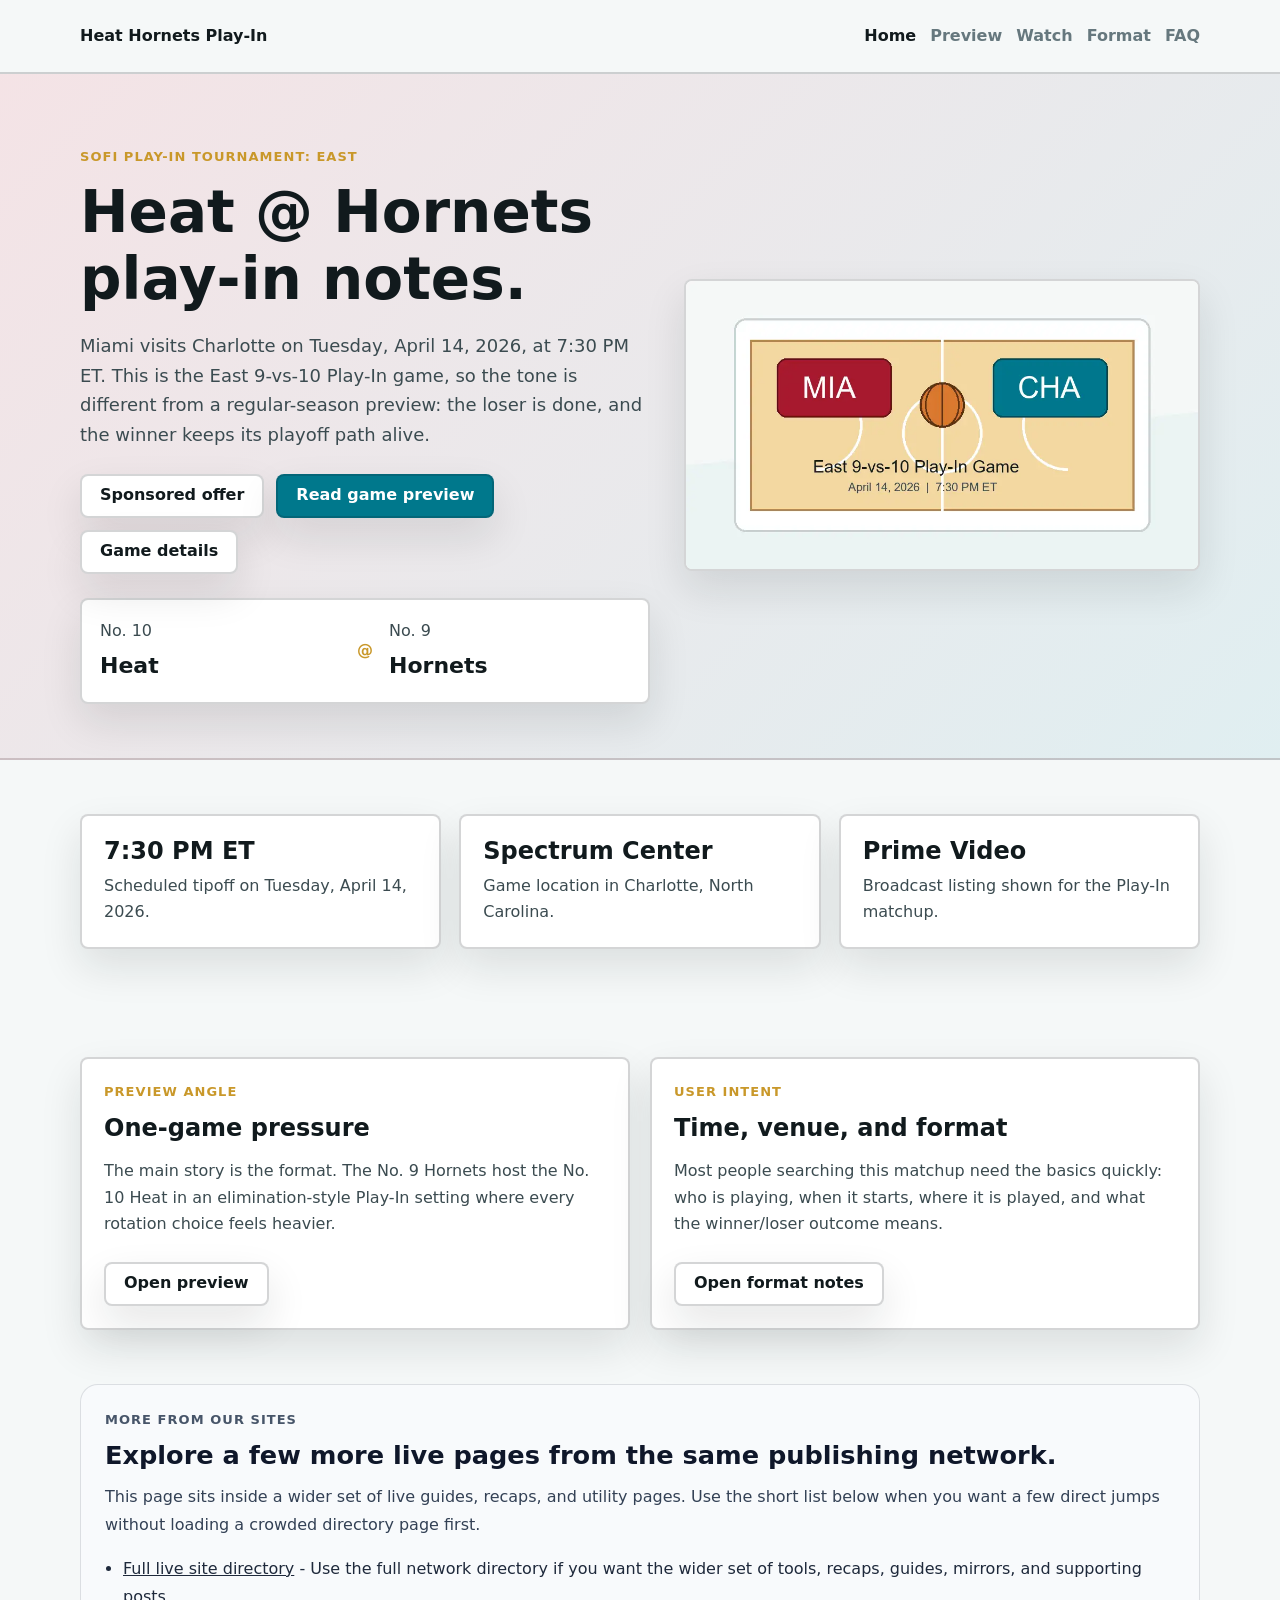
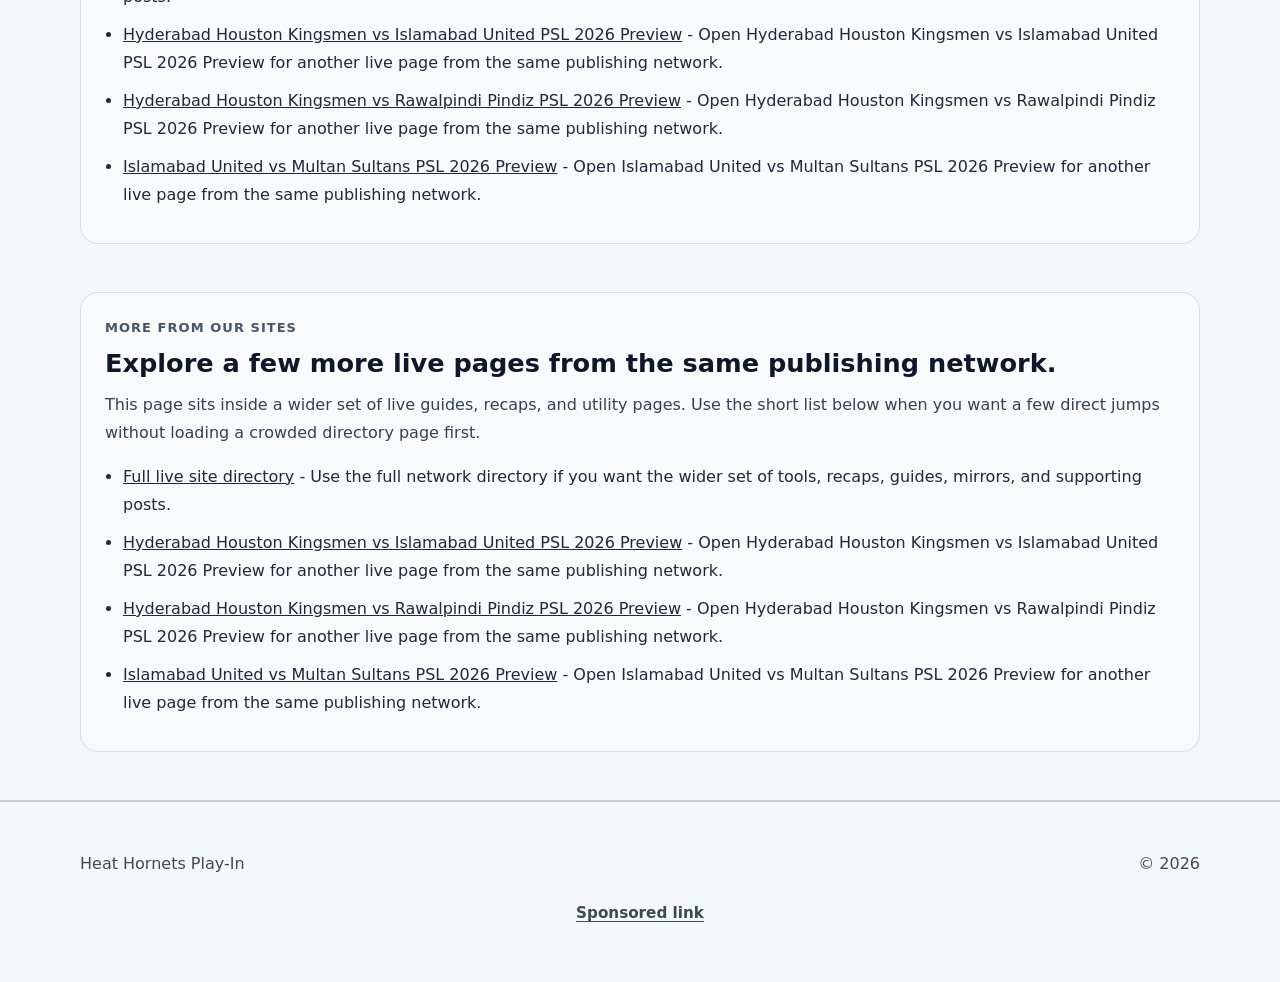
<file: index.html>
<!DOCTYPE html>
<html lang="en">
<head>
  <meta charset="UTF-8">
  <meta name="viewport" content="width=device-width, initial-scale=1.0">
  <title>Heat vs Hornets Play-In Preview | April 14, 2026</title>
  <meta name="description" content="Original Miami Heat at Charlotte Hornets Play-In preview for April 14, 2026, with game time, venue, broadcast, format, and matchup notes.">
  <meta name="google-site-verification" content="zPeMqoo2h3M_oqIertTkiu1rAj5quQBwW_J42bXbuFM">
  <link rel="canonical" href="https://zeshanalikhan.github.io/heat-hornets-play-in-preview/">
  <meta property="og:title" content="Heat vs Hornets Play-In Preview | April 14, 2026">
  <meta property="og:description" content="Game notes for Miami Heat at Charlotte Hornets in the East Play-In Tournament on April 14, 2026.">
  <meta property="og:type" content="website">
  <meta property="og:url" content="https://zeshanalikhan.github.io/heat-hornets-play-in-preview/">
  <link rel="stylesheet" href="styles.css">
  <script defer src="app.js"></script>
</head>
<body data-page="home">
  <header class="site-header">
    <div class="shell header-row">
      <a class="brand" href="./">Heat Hornets Play-In</a>
      <nav class="site-nav" aria-label="Primary">
        <a href="./" data-nav="home">Home</a>
        <a href="pages/game-preview.html" data-nav="preview">Preview</a>
        <a href="pages/how-to-watch.html" data-nav="watch">Watch</a>
        <a href="pages/play-in-format.html" data-nav="format">Format</a>
        <a href="pages/game-faq.html" data-nav="faq">FAQ</a>
      </nav>
    </div>
  </header>

  <main>
    <section class="hero">
      <div class="shell hero-layout">
        <div>
          <p class="eyebrow">SoFi Play-In Tournament: East</p>
          <h1>Heat @ Hornets play-in notes.</h1>
          <p class="lead">Miami visits Charlotte on Tuesday, April 14, 2026, at 7:30 PM ET. This is the East 9-vs-10 Play-In game, so the tone is different from a regular-season preview: the loser is done, and the winner keeps its playoff path alive.</p>
          <div class="hero-actions">
          <a class="button secondary" href="https://www.profitablecpmratenetwork.com/j9f627innq?key=be46e17df9e34aa3b5b8e77e88a34740" rel="nofollow sponsored noopener" target="_blank">Sponsored offer</a>
            <a class="button" href="pages/game-preview.html">Read game preview</a>
            <a class="button secondary" href="pages/how-to-watch.html">Game details</a>
          </div>
          <div class="match-strip" aria-label="Game summary">
            <div class="team-pill">
              <span>No. 10</span>
              <strong>Heat</strong>
            </div>
            <span class="vs">@</span>
            <div class="team-pill">
              <span>No. 9</span>
              <strong>Hornets</strong>
            </div>
          </div>
        </div>
        <img class="hero-image" src="assets/images/heat-hornets-hero.webp" alt="Basketball court illustration for Heat at Hornets Play-In preview" width="960" height="540">
      </div>
    </section>

    <section class="section">
      <div class="shell three-grid">
        <article class="stat-card">
          <strong>7:30 PM ET</strong>
          <span>Scheduled tipoff on Tuesday, April 14, 2026.</span>
        </article>
        <article class="stat-card">
          <strong>Spectrum Center</strong>
          <span>Game location in Charlotte, North Carolina.</span>
        </article>
        <article class="stat-card">
          <strong>Prime Video</strong>
          <span>Broadcast listing shown for the Play-In matchup.</span>
        </article>
      </div>
    </section>

    <section class="section">
      <div class="shell grid">
        <article class="panel">
          <p class="eyebrow">Preview angle</p>
          <h2>One-game pressure</h2>
          <p>The main story is the format. The No. 9 Hornets host the No. 10 Heat in an elimination-style Play-In setting where every rotation choice feels heavier.</p>
          <div class="jump-links">
            <a class="button secondary" href="pages/game-preview.html">Open preview</a>
          </div>
        </article>
        <article class="panel">
          <p class="eyebrow">User intent</p>
          <h2>Time, venue, and format</h2>
          <p>Most people searching this matchup need the basics quickly: who is playing, when it starts, where it is played, and what the winner/loser outcome means.</p>
          <div class="jump-links">
            <a class="button secondary" href="pages/play-in-format.html">Open format notes</a>
          </div>
        </article>
      </div>
    </section>

      <!-- NETWORK_LINKS_START -->
      <section data-network-links="true" aria-labelledby="network-links-heading" style="padding:0 0 48px;">
        <div style="width:min(1120px, calc(100% - 32px)); margin:0 auto;">
          <div style="border:1px solid rgba(15, 23, 42, 0.12); background:#f8fafc; border-radius:18px; padding:24px;">
            <p style="margin:0 0 10px; font-size:13px; font-weight:800; letter-spacing:0.08em; text-transform:uppercase; color:#475569;">More from our sites</p>
            <h2 id="network-links-heading" style="margin:0 0 12px; font-size:clamp(1.5rem, 2vw, 1.9rem); line-height:1.2; color:#0f172a;">Explore a few more live pages from the same publishing network.</h2>
            <p style="margin:0 0 16px; color:#334155; line-height:1.75;">This page sits inside a wider set of live guides, recaps, and utility pages. Use the short list below when you want a few direct jumps without loading a crowded directory page first.</p>
            <ul style="margin:0; padding-left:18px; color:#1e293b; line-height:1.75;">
          <li style="margin:0 0 10px;"><a href="https://zeshanalikhan.github.io/creator-app-hub-site/pages/site-directory.html">Full live site directory</a> - Use the full network directory if you want the wider set of tools, recaps, guides, mirrors, and supporting posts.</li>
          <li style="margin:0 0 10px;"><a href="https://zeshanalikhan.github.io/hyderabad-houston-kingsmen-islamabad-united-psl-preview/">Hyderabad Houston Kingsmen vs Islamabad United PSL 2026 Preview</a> - Open Hyderabad Houston Kingsmen vs Islamabad United PSL 2026 Preview for another live page from the same publishing network.</li>
          <li style="margin:0 0 10px;"><a href="https://zeshanalikhan.github.io/hyderabad-houston-kingsmen-rawalpindi-pindiz-psl-preview/">Hyderabad Houston Kingsmen vs Rawalpindi Pindiz PSL 2026 Preview</a> - Open Hyderabad Houston Kingsmen vs Rawalpindi Pindiz PSL 2026 Preview for another live page from the same publishing network.</li>
          <li style="margin:0 0 10px;"><a href="https://zeshanalikhan.github.io/islamabad-united-multan-sultans-psl-preview/">Islamabad United vs Multan Sultans PSL 2026 Preview</a> - Open Islamabad United vs Multan Sultans PSL 2026 Preview for another live page from the same publishing network.</li>
            </ul>
          </div>
        </div>
      </section>
      <!-- NETWORK_LINKS_END -->
    
      <!-- NETWORK_LINKS_START -->
      <section data-network-links="true" aria-labelledby="network-links-heading" style="padding:0 0 48px;">
        <div style="width:min(1120px, calc(100% - 32px)); margin:0 auto;">
          <div style="border:1px solid rgba(15, 23, 42, 0.12); background:#f8fafc; border-radius:18px; padding:24px;">
            <p style="margin:0 0 10px; font-size:13px; font-weight:800; letter-spacing:0.08em; text-transform:uppercase; color:#475569;">More from our sites</p>
            <h2 id="network-links-heading" style="margin:0 0 12px; font-size:clamp(1.5rem, 2vw, 1.9rem); line-height:1.2; color:#0f172a;">Explore a few more live pages from the same publishing network.</h2>
            <p style="margin:0 0 16px; color:#334155; line-height:1.75;">This page sits inside a wider set of live guides, recaps, and utility pages. Use the short list below when you want a few direct jumps without loading a crowded directory page first.</p>
            <ul style="margin:0; padding-left:18px; color:#1e293b; line-height:1.75;">
          <li style="margin:0 0 10px;"><a href="https://zeshanalikhan.github.io/creator-app-hub-site/pages/site-directory.html">Full live site directory</a> - Use the full network directory if you want the wider set of tools, recaps, guides, mirrors, and supporting posts.</li>
          <li style="margin:0 0 10px;"><a href="https://zeshanalikhan.github.io/hyderabad-houston-kingsmen-islamabad-united-psl-preview/">Hyderabad Houston Kingsmen vs Islamabad United PSL 2026 Preview</a> - Open Hyderabad Houston Kingsmen vs Islamabad United PSL 2026 Preview for another live page from the same publishing network.</li>
          <li style="margin:0 0 10px;"><a href="https://zeshanalikhan.github.io/hyderabad-houston-kingsmen-rawalpindi-pindiz-psl-preview/">Hyderabad Houston Kingsmen vs Rawalpindi Pindiz PSL 2026 Preview</a> - Open Hyderabad Houston Kingsmen vs Rawalpindi Pindiz PSL 2026 Preview for another live page from the same publishing network.</li>
          <li style="margin:0 0 10px;"><a href="https://zeshanalikhan.github.io/islamabad-united-multan-sultans-psl-preview/">Islamabad United vs Multan Sultans PSL 2026 Preview</a> - Open Islamabad United vs Multan Sultans PSL 2026 Preview for another live page from the same publishing network.</li>
            </ul>
          </div>
        </div>
      </section>
      <!-- NETWORK_LINKS_END -->
    </main>

  <footer class="site-footer">
    <div class="shell footer-row">
      <p>Heat Hornets Play-In</p>
      <p>&copy; <span data-year></span></p>
    </div>
        <div class="adsterra-link-wrap">
        <a class="adsterra-link" href="https://www.profitablecpmratenetwork.com/j9f627innq?key=be46e17df9e34aa3b5b8e77e88a34740" rel="nofollow sponsored noopener" target="_blank">Sponsored link</a>
      </div>
  </footer>
</body>
</html>
</file>
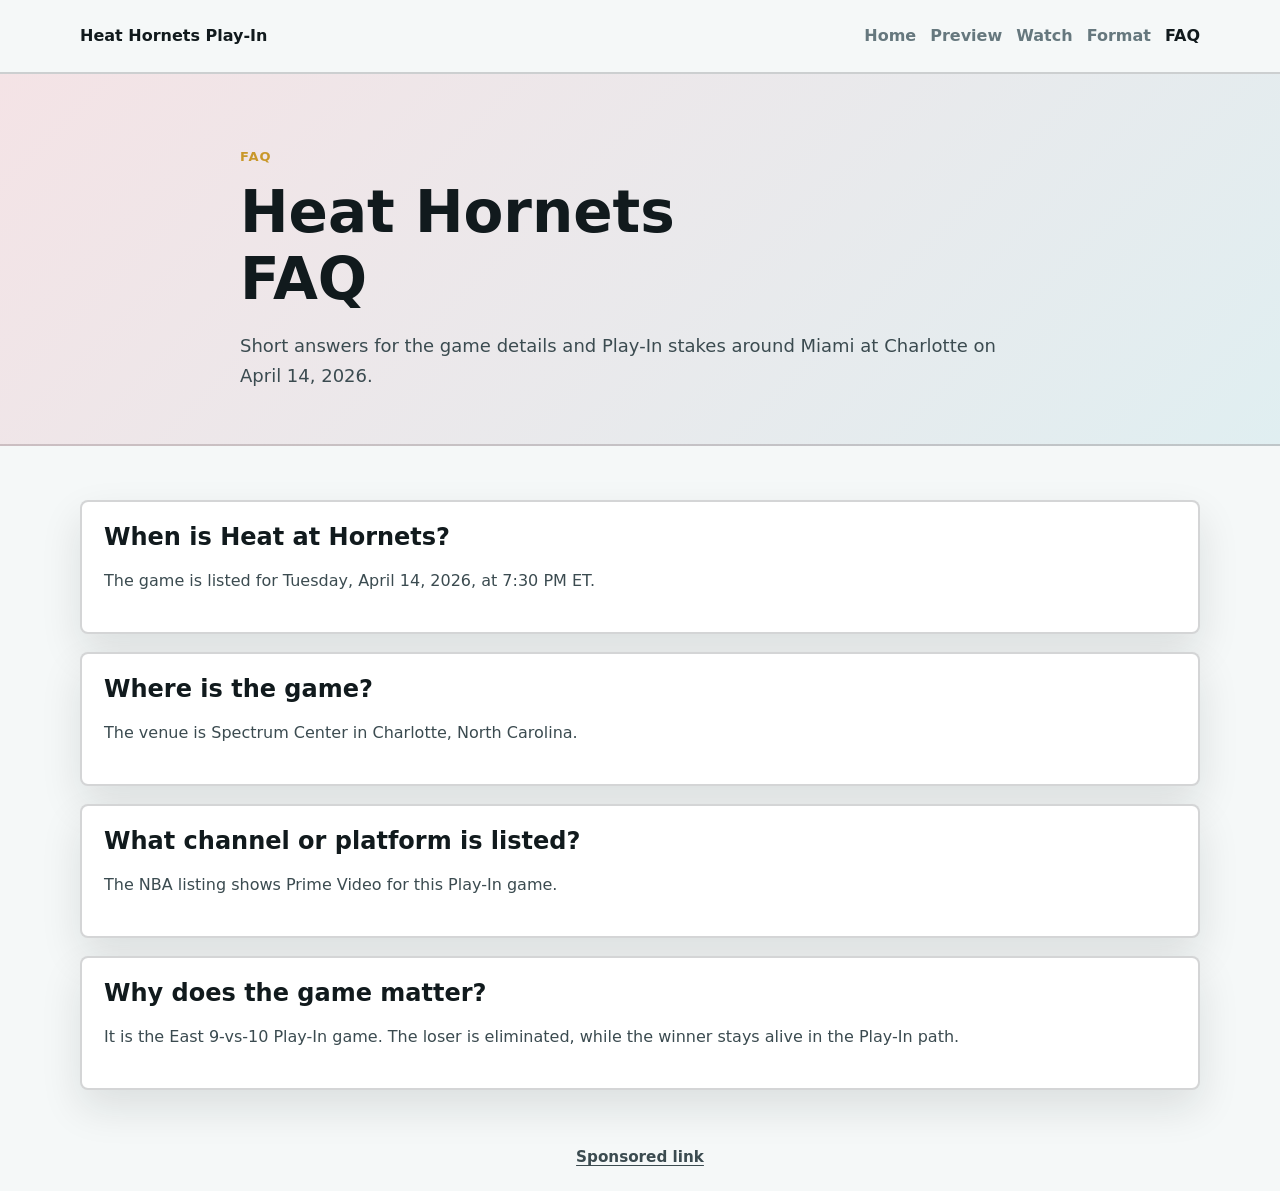
<file: pages/game-faq.html>
<!DOCTYPE html>
<html lang="en">
<head>
  <meta charset="UTF-8">
  <meta name="viewport" content="width=device-width, initial-scale=1.0">
  <title>Heat Hornets FAQ | April 14, 2026 Play-In Game</title>
  <meta name="description" content="FAQ for Miami Heat at Charlotte Hornets on April 14, 2026, including time, venue, broadcast, and Play-In stakes.">
  <link rel="canonical" href="https://zeshanalikhan.github.io/heat-hornets-play-in-preview/pages/game-faq.html">
  <link rel="stylesheet" href="../styles.css">
  <script defer src="../app.js"></script>
  <script type="application/ld+json">
  {
    "@context": "https://schema.org",
    "@type": "FAQPage",
    "mainEntity": [
      {
        "@type": "Question",
        "name": "When is Heat at Hornets?",
        "acceptedAnswer": {
          "@type": "Answer",
          "text": "Miami Heat at Charlotte Hornets is listed for Tuesday, April 14, 2026, at 7:30 PM ET."
        }
      },
      {
        "@type": "Question",
        "name": "Where is Heat at Hornets played?",
        "acceptedAnswer": {
          "@type": "Answer",
          "text": "The game is listed at Spectrum Center in Charlotte, North Carolina."
        }
      },
      {
        "@type": "Question",
        "name": "What is the Play-In format for this game?",
        "acceptedAnswer": {
          "@type": "Answer",
          "text": "It is the East 9-vs-10 Play-In game. The loser is eliminated, while the winner advances to another Play-In game."
        }
      }
    ]
  }
  </script>
</head>
<body data-page="faq">
  <header class="site-header">
    <div class="shell header-row">
      <a class="brand" href="../">Heat Hornets Play-In</a>
      <nav class="site-nav" aria-label="Primary">
        <a href="../" data-nav="home">Home</a>
        <a href="game-preview.html" data-nav="preview">Preview</a>
        <a href="how-to-watch.html" data-nav="watch">Watch</a>
        <a href="play-in-format.html" data-nav="format">Format</a>
        <a href="game-faq.html" data-nav="faq">FAQ</a>
      </nav>
    </div>
  </header>
  <main>
    <section class="page-hero">
      <div class="shell narrow">
        <p class="eyebrow">FAQ</p>
        <h1>Heat Hornets FAQ</h1>
        <p class="lead">Short answers for the game details and Play-In stakes around Miami at Charlotte on April 14, 2026.</p>
      </div>
    </section>
    <section class="section">
      <div class="shell article-stack">
        <article class="panel">
          <h2>When is Heat at Hornets?</h2>
          <p>The game is listed for Tuesday, April 14, 2026, at 7:30 PM ET.</p>
        </article>
        <article class="panel">
          <h2>Where is the game?</h2>
          <p>The venue is Spectrum Center in Charlotte, North Carolina.</p>
        </article>
        <article class="panel">
          <h2>What channel or platform is listed?</h2>
          <p>The NBA listing shows Prime Video for this Play-In game.</p>
        </article>
        <article class="panel">
          <h2>Why does the game matter?</h2>
          <p>It is the East 9-vs-10 Play-In game. The loser is eliminated, while the winner stays alive in the Play-In path.</p>
        </article>
      </div>
    </section>
  </main>
      <div class="adsterra-link-wrap">
        <a class="adsterra-link" href="https://www.profitablecpmratenetwork.com/j9f627innq?key=be46e17df9e34aa3b5b8e77e88a34740" rel="nofollow sponsored noopener" target="_blank">Sponsored link</a>
      </div>
</body>
</html>
</file>
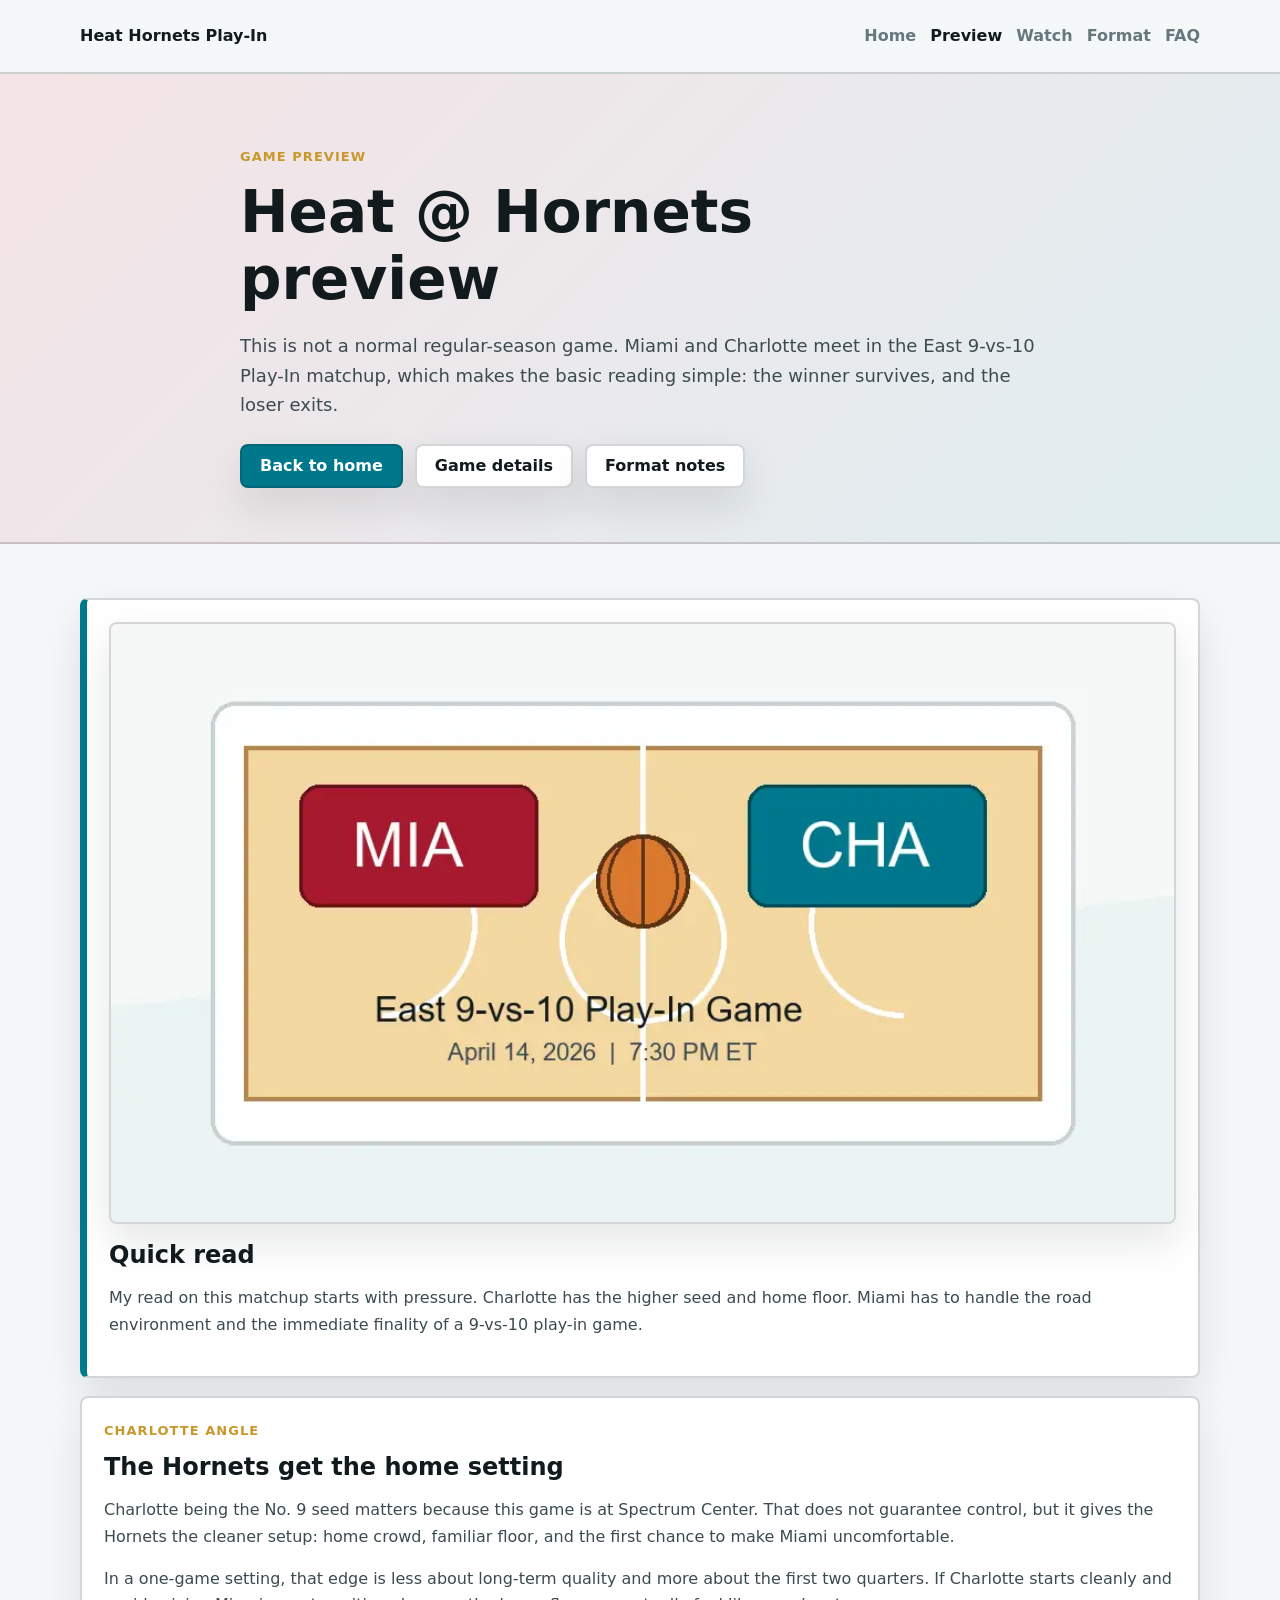
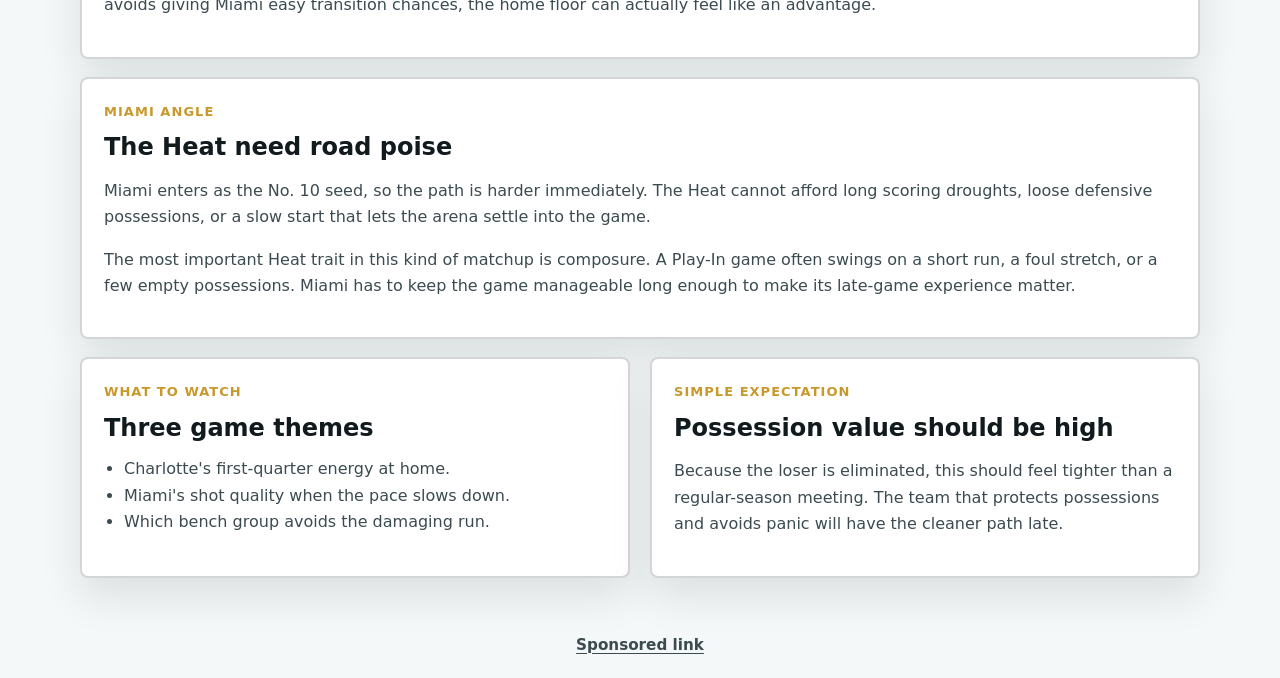
<file: pages/game-preview.html>
<!DOCTYPE html>
<html lang="en">
<head>
  <meta charset="UTF-8">
  <meta name="viewport" content="width=device-width, initial-scale=1.0">
  <title>Heat @ Hornets Game Preview | April 14, 2026 Play-In</title>
  <meta name="description" content="Original Miami Heat at Charlotte Hornets Play-In preview for April 14, 2026, covering game pressure, format, and matchup themes.">
  <link rel="canonical" href="https://zeshanalikhan.github.io/heat-hornets-play-in-preview/pages/game-preview.html">
  <meta property="og:title" content="Heat @ Hornets Game Preview | April 14, 2026 Play-In">
  <meta property="og:description" content="Preview notes for Heat at Hornets in the East 9-vs-10 Play-In game.">
  <meta property="og:type" content="article">
  <meta property="og:url" content="https://zeshanalikhan.github.io/heat-hornets-play-in-preview/pages/game-preview.html">
  <link rel="stylesheet" href="../styles.css">
  <script defer src="../app.js"></script>
</head>
<body data-page="preview">
  <header class="site-header">
    <div class="shell header-row">
      <a class="brand" href="../">Heat Hornets Play-In</a>
      <nav class="site-nav" aria-label="Primary">
        <a href="../" data-nav="home">Home</a>
        <a href="game-preview.html" data-nav="preview">Preview</a>
        <a href="how-to-watch.html" data-nav="watch">Watch</a>
        <a href="play-in-format.html" data-nav="format">Format</a>
        <a href="game-faq.html" data-nav="faq">FAQ</a>
      </nav>
    </div>
  </header>
  <main>
    <section class="page-hero">
      <div class="shell narrow">
        <p class="eyebrow">Game preview</p>
        <h1>Heat @ Hornets preview</h1>
        <p class="lead">This is not a normal regular-season game. Miami and Charlotte meet in the East 9-vs-10 Play-In matchup, which makes the basic reading simple: the winner survives, and the loser exits.</p>
        <div class="jump-links">
          <a class="button" href="../">Back to home</a>
          <a class="button secondary" href="how-to-watch.html">Game details</a>
          <a class="button secondary" href="play-in-format.html">Format notes</a>
        </div>
      </div>
    </section>

    <section class="section">
      <div class="shell article-stack">
        <article class="callout">
          <img class="article-image" src="../assets/images/heat-hornets-hero.webp" alt="Heat at Hornets Play-In game preview illustration" width="960" height="540">
          <h2>Quick read</h2>
          <p>My read on this matchup starts with pressure. Charlotte has the higher seed and home floor. Miami has to handle the road environment and the immediate finality of a 9-vs-10 play-in game.</p>
        </article>

        <article class="panel">
          <p class="eyebrow">Charlotte angle</p>
          <h2>The Hornets get the home setting</h2>
          <p>Charlotte being the No. 9 seed matters because this game is at Spectrum Center. That does not guarantee control, but it gives the Hornets the cleaner setup: home crowd, familiar floor, and the first chance to make Miami uncomfortable.</p>
          <p>In a one-game setting, that edge is less about long-term quality and more about the first two quarters. If Charlotte starts cleanly and avoids giving Miami easy transition chances, the home floor can actually feel like an advantage.</p>
        </article>

        <article class="panel">
          <p class="eyebrow">Miami angle</p>
          <h2>The Heat need road poise</h2>
          <p>Miami enters as the No. 10 seed, so the path is harder immediately. The Heat cannot afford long scoring droughts, loose defensive possessions, or a slow start that lets the arena settle into the game.</p>
          <p>The most important Heat trait in this kind of matchup is composure. A Play-In game often swings on a short run, a foul stretch, or a few empty possessions. Miami has to keep the game manageable long enough to make its late-game experience matter.</p>
        </article>

        <div class="grid">
          <article class="panel">
            <p class="eyebrow">What to watch</p>
            <h2>Three game themes</h2>
            <ul>
              <li>Charlotte's first-quarter energy at home.</li>
              <li>Miami's shot quality when the pace slows down.</li>
              <li>Which bench group avoids the damaging run.</li>
            </ul>
          </article>
          <article class="panel">
            <p class="eyebrow">Simple expectation</p>
            <h2>Possession value should be high</h2>
            <p>Because the loser is eliminated, this should feel tighter than a regular-season meeting. The team that protects possessions and avoids panic will have the cleaner path late.</p>
          </article>
        </div>
      </div>
    </section>
  </main>
      <div class="adsterra-link-wrap">
        <a class="adsterra-link" href="https://www.profitablecpmratenetwork.com/j9f627innq?key=be46e17df9e34aa3b5b8e77e88a34740" rel="nofollow sponsored noopener" target="_blank">Sponsored link</a>
      </div>
</body>
</html>
</file>
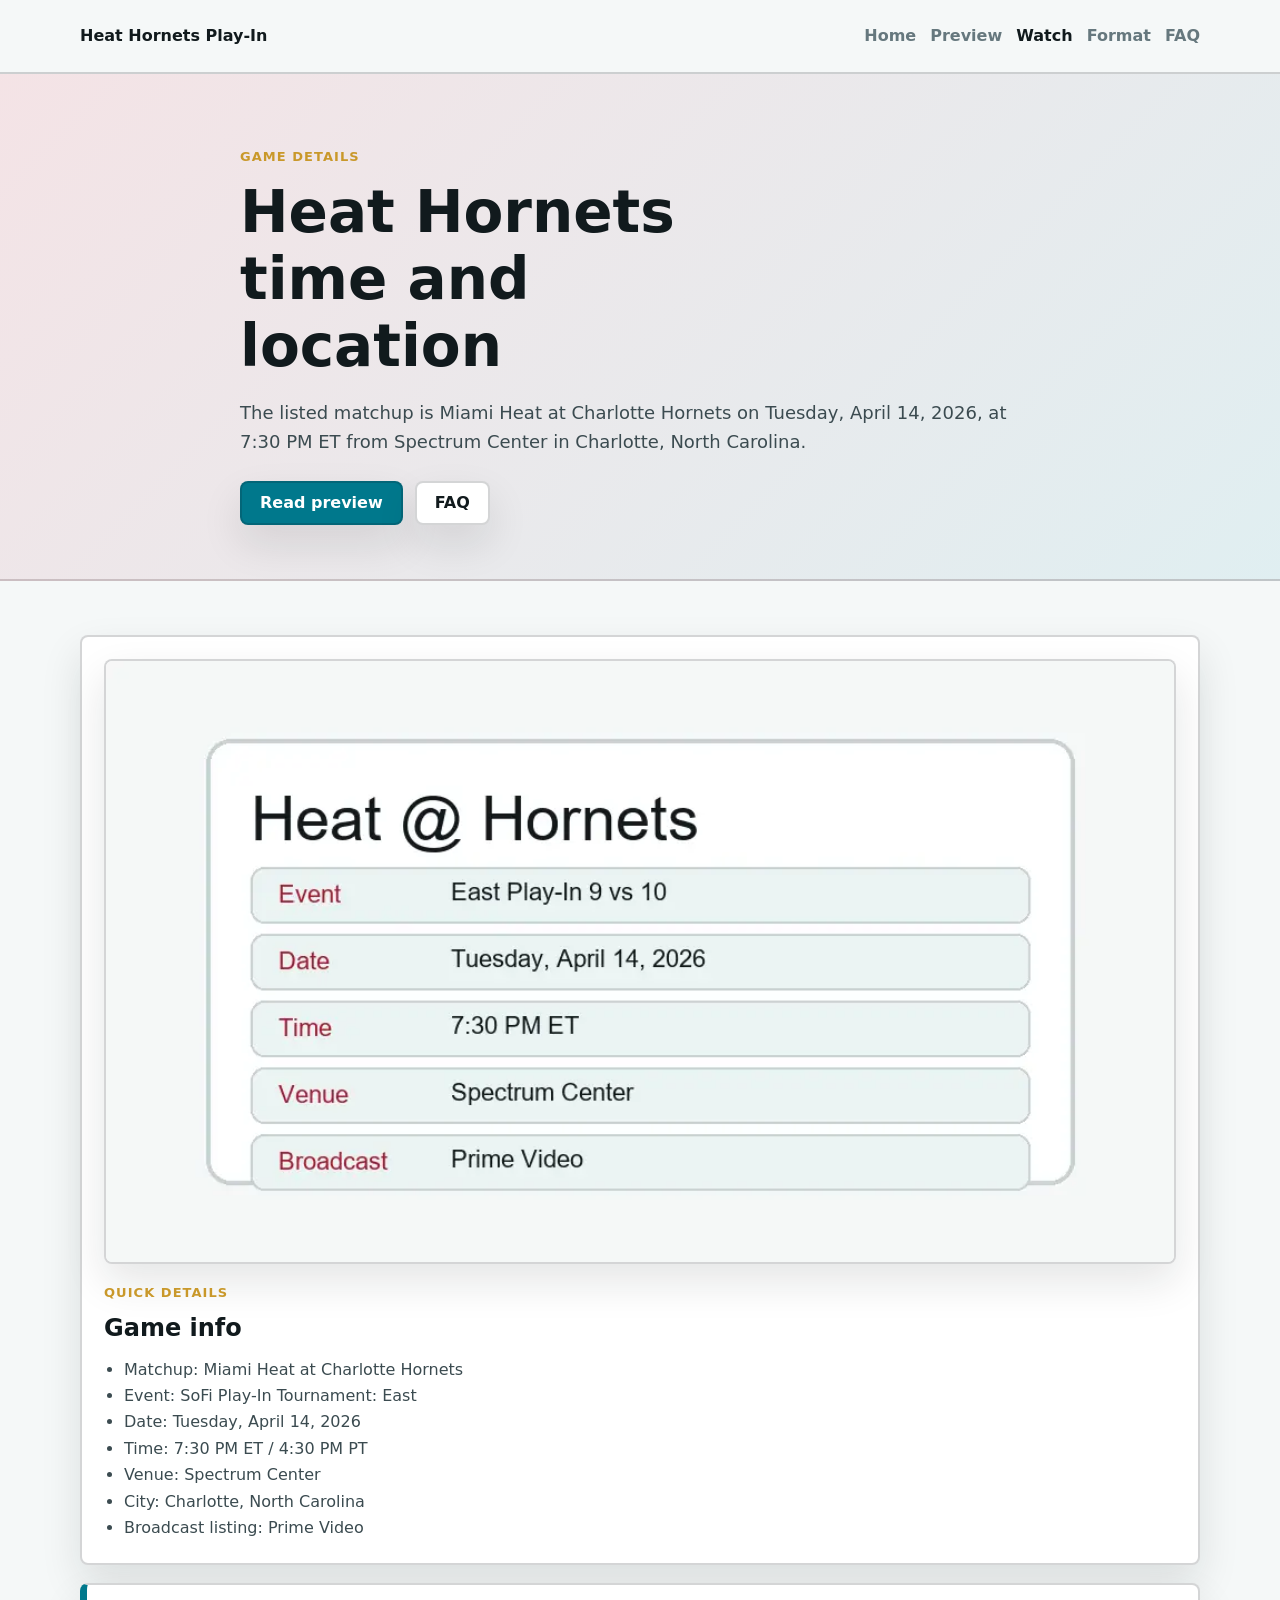
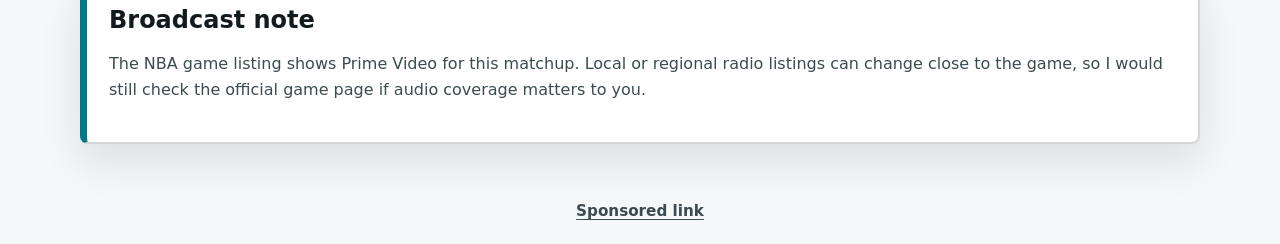
<file: pages/how-to-watch.html>
<!DOCTYPE html>
<html lang="en">
<head>
  <meta charset="UTF-8">
  <meta name="viewport" content="width=device-width, initial-scale=1.0">
  <title>Heat Hornets Game Details | Time, Venue, Broadcast</title>
  <meta name="description" content="Game details for Miami Heat at Charlotte Hornets on April 14, 2026: time, venue, city, and Prime Video broadcast listing.">
  <link rel="canonical" href="https://zeshanalikhan.github.io/heat-hornets-play-in-preview/pages/how-to-watch.html">
  <link rel="stylesheet" href="../styles.css">
  <script defer src="../app.js"></script>
</head>
<body data-page="watch">
  <header class="site-header">
    <div class="shell header-row">
      <a class="brand" href="../">Heat Hornets Play-In</a>
      <nav class="site-nav" aria-label="Primary">
        <a href="../" data-nav="home">Home</a>
        <a href="game-preview.html" data-nav="preview">Preview</a>
        <a href="how-to-watch.html" data-nav="watch">Watch</a>
        <a href="play-in-format.html" data-nav="format">Format</a>
        <a href="game-faq.html" data-nav="faq">FAQ</a>
      </nav>
    </div>
  </header>
  <main>
    <section class="page-hero">
      <div class="shell narrow">
        <p class="eyebrow">Game details</p>
        <h1>Heat Hornets time and location</h1>
        <p class="lead">The listed matchup is Miami Heat at Charlotte Hornets on Tuesday, April 14, 2026, at 7:30 PM ET from Spectrum Center in Charlotte, North Carolina.</p>
        <div class="jump-links">
          <a class="button" href="game-preview.html">Read preview</a>
          <a class="button secondary" href="game-faq.html">FAQ</a>
        </div>
      </div>
    </section>
    <section class="section">
      <div class="shell article-stack">
        <article class="panel">
          <img class="article-image" src="../assets/images/heat-hornets-details.webp" alt="Heat Hornets Play-In game details card for April 14 2026" width="960" height="540">
          <p class="eyebrow">Quick details</p>
          <h2>Game info</h2>
          <ul>
            <li>Matchup: Miami Heat at Charlotte Hornets</li>
            <li>Event: SoFi Play-In Tournament: East</li>
            <li>Date: Tuesday, April 14, 2026</li>
            <li>Time: 7:30 PM ET / 4:30 PM PT</li>
            <li>Venue: Spectrum Center</li>
            <li>City: Charlotte, North Carolina</li>
            <li>Broadcast listing: Prime Video</li>
          </ul>
        </article>
        <article class="callout">
          <h2>Broadcast note</h2>
          <p>The NBA game listing shows Prime Video for this matchup. Local or regional radio listings can change close to the game, so I would still check the official game page if audio coverage matters to you.</p>
        </article>
      </div>
    </section>
  </main>
      <div class="adsterra-link-wrap">
        <a class="adsterra-link" href="https://www.profitablecpmratenetwork.com/j9f627innq?key=be46e17df9e34aa3b5b8e77e88a34740" rel="nofollow sponsored noopener" target="_blank">Sponsored link</a>
      </div>
</body>
</html>
</file>
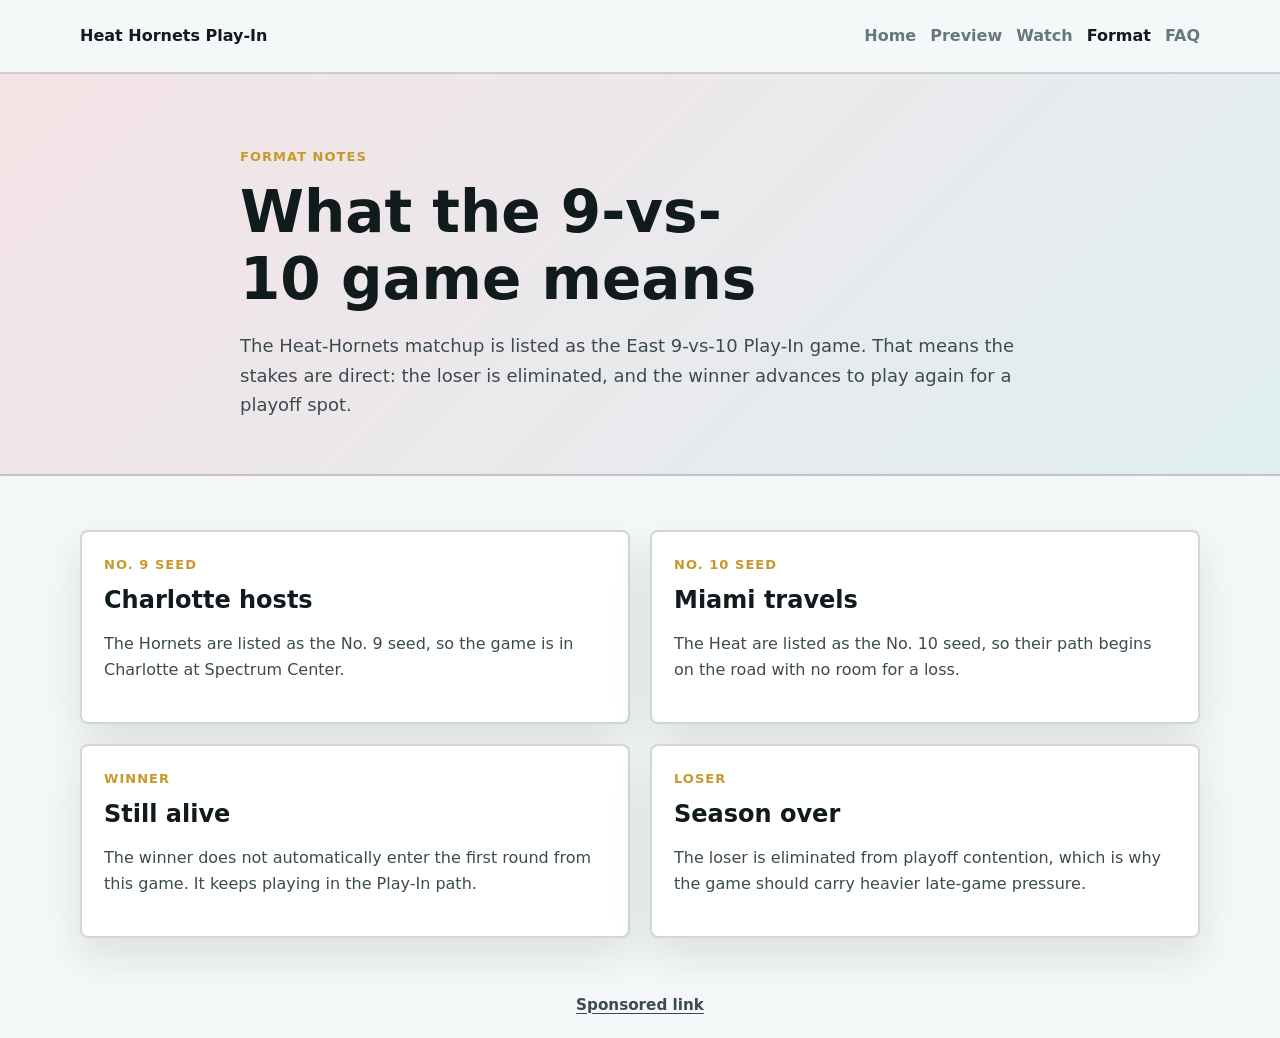
<file: pages/play-in-format.html>
<!DOCTYPE html>
<html lang="en">
<head>
  <meta charset="UTF-8">
  <meta name="viewport" content="width=device-width, initial-scale=1.0">
  <title>Heat Hornets Play-In Format | East 9 vs 10 Explained</title>
  <meta name="description" content="Simple explanation of the Heat at Hornets East 9-vs-10 Play-In format and what the result means.">
  <link rel="canonical" href="https://zeshanalikhan.github.io/heat-hornets-play-in-preview/pages/play-in-format.html">
  <link rel="stylesheet" href="../styles.css">
  <script defer src="../app.js"></script>
</head>
<body data-page="format">
  <header class="site-header">
    <div class="shell header-row">
      <a class="brand" href="../">Heat Hornets Play-In</a>
      <nav class="site-nav" aria-label="Primary">
        <a href="../" data-nav="home">Home</a>
        <a href="game-preview.html" data-nav="preview">Preview</a>
        <a href="how-to-watch.html" data-nav="watch">Watch</a>
        <a href="play-in-format.html" data-nav="format">Format</a>
        <a href="game-faq.html" data-nav="faq">FAQ</a>
      </nav>
    </div>
  </header>
  <main>
    <section class="page-hero">
      <div class="shell narrow">
        <p class="eyebrow">Format notes</p>
        <h1>What the 9-vs-10 game means</h1>
        <p class="lead">The Heat-Hornets matchup is listed as the East 9-vs-10 Play-In game. That means the stakes are direct: the loser is eliminated, and the winner advances to play again for a playoff spot.</p>
      </div>
    </section>
    <section class="section">
      <div class="shell grid">
        <article class="panel">
          <p class="eyebrow">No. 9 seed</p>
          <h2>Charlotte hosts</h2>
          <p>The Hornets are listed as the No. 9 seed, so the game is in Charlotte at Spectrum Center.</p>
        </article>
        <article class="panel">
          <p class="eyebrow">No. 10 seed</p>
          <h2>Miami travels</h2>
          <p>The Heat are listed as the No. 10 seed, so their path begins on the road with no room for a loss.</p>
        </article>
        <article class="panel">
          <p class="eyebrow">Winner</p>
          <h2>Still alive</h2>
          <p>The winner does not automatically enter the first round from this game. It keeps playing in the Play-In path.</p>
        </article>
        <article class="panel">
          <p class="eyebrow">Loser</p>
          <h2>Season over</h2>
          <p>The loser is eliminated from playoff contention, which is why the game should carry heavier late-game pressure.</p>
        </article>
      </div>
    </section>
  </main>
      <div class="adsterra-link-wrap">
        <a class="adsterra-link" href="https://www.profitablecpmratenetwork.com/j9f627innq?key=be46e17df9e34aa3b5b8e77e88a34740" rel="nofollow sponsored noopener" target="_blank">Sponsored link</a>
      </div>
</body>
</html>
</file>
<file: styles.css>
:root {
  --bg: #f5f8f8;
  --surface: #ffffff;
  --surface-alt: #eaf3f3;
  --ink: #111a1d;
  --text: #3b4b50;
  --muted: #66787e;
  --line: rgba(17, 26, 29, 0.18);
  --heat: #a6192e;
  --hornets: #00788c;
  --purple: #1d1160;
  --gold: #c9982a;
  --shadow: 0 18px 42px rgba(17, 26, 29, 0.11);
}

*,
*::before,
*::after {
  box-sizing: border-box;
}

body {
  margin: 0;
  font-family: "Segoe UI", system-ui, -apple-system, sans-serif;
  background: var(--bg);
  color: var(--text);
  line-height: 1.65;
}

a {
  color: inherit;
}

.shell {
  width: min(1120px, calc(100% - 32px));
  margin: 0 auto;
}

.narrow {
  width: min(800px, 100%);
}

.site-header {
  position: sticky;
  top: 0;
  z-index: 10;
  background: rgba(245, 248, 248, 0.96);
  border-bottom: 2px solid var(--line);
  backdrop-filter: blur(10px);
}

.header-row,
.footer-row {
  display: flex;
  align-items: center;
  justify-content: space-between;
  gap: 20px;
  min-height: 72px;
}

.brand,
.site-nav a,
.button {
  text-decoration: none;
}

.brand {
  color: var(--ink);
  font-weight: 850;
}

.site-nav {
  display: flex;
  flex-wrap: wrap;
  gap: 14px;
}

.site-nav a {
  color: var(--muted);
  font-weight: 760;
}

.site-nav a.active {
  color: var(--ink);
}

.hero,
.page-hero {
  padding: 72px 0 54px;
  background: linear-gradient(135deg, rgba(166, 25, 46, 0.12), rgba(0, 120, 140, 0.12)), var(--surface);
  border-bottom: 2px solid var(--line);
}

.hero-layout {
  display: grid;
  grid-template-columns: minmax(0, 1.05fr) minmax(320px, 0.95fr);
  gap: 34px;
  align-items: center;
}

.eyebrow {
  margin: 0 0 12px;
  color: var(--gold);
  font-size: 13px;
  font-weight: 850;
  letter-spacing: 0.08em;
  text-transform: uppercase;
}

h1,
h2,
h3 {
  margin: 0;
  color: var(--ink);
  line-height: 1.15;
}

h1 {
  max-width: 13ch;
  font-size: clamp(34px, 5vw, 58px);
}

.lead {
  margin: 18px 0 0;
  max-width: 70ch;
  font-size: 18px;
}

.hero-actions,
.jump-links {
  display: flex;
  flex-wrap: wrap;
  gap: 12px;
  margin-top: 24px;
}

.button {
  display: inline-flex;
  align-items: center;
  justify-content: center;
  min-height: 44px;
  padding: 0 18px;
  border: 2px solid var(--line);
  border-radius: 8px;
  background: var(--hornets);
  color: #fff;
  font-weight: 850;
  box-shadow: var(--shadow);
}

.button.secondary {
  background: var(--surface);
  color: var(--ink);
}

.section {
  padding: 54px 0;
}

.grid {
  display: grid;
  grid-template-columns: repeat(2, minmax(0, 1fr));
  gap: 20px;
}

.three-grid {
  display: grid;
  grid-template-columns: repeat(3, minmax(0, 1fr));
  gap: 18px;
}

.article-stack {
  display: grid;
  gap: 18px;
}

.panel,
.callout,
.stat-card {
  background: var(--surface);
  border: 2px solid var(--line);
  border-radius: 8px;
  padding: 22px;
  box-shadow: var(--shadow);
}

.callout {
  border-left: 7px solid var(--hornets);
}

.panel p + p,
.callout p + p {
  margin-top: 12px;
}

.panel ul,
.panel ol,
.callout ul,
.callout ol {
  margin: 14px 0 0;
  padding-left: 20px;
}

.stat-card strong {
  display: block;
  color: var(--ink);
  font-size: 24px;
  line-height: 1.1;
  margin-bottom: 8px;
}

.hero-image,
.article-image {
  display: block;
  width: 100%;
  height: auto;
  border: 2px solid var(--line);
  border-radius: 8px;
  box-shadow: var(--shadow);
  background: var(--surface);
}

.article-image {
  margin-bottom: 18px;
}

.match-strip {
  display: grid;
  grid-template-columns: 1fr auto 1fr;
  gap: 16px;
  align-items: center;
  margin-top: 24px;
  padding: 18px;
  border: 2px solid var(--line);
  border-radius: 8px;
  background: var(--surface);
  box-shadow: var(--shadow);
}

.team-pill {
  display: grid;
  gap: 4px;
}

.team-pill strong {
  color: var(--ink);
  font-size: 22px;
}

.vs {
  color: var(--gold);
  font-weight: 900;
}

.site-footer {
  padding: 26px 0 36px;
  border-top: 2px solid var(--line);
}

.not-found {
  min-height: 100vh;
  display: grid;
  place-items: center;
  align-content: center;
  gap: 14px;
  padding: 32px;
  text-align: center;
}

@media (max-width: 780px) {
  .grid,
  .three-grid,
  .hero-layout,
  .match-strip {
    grid-template-columns: 1fr;
  }

  .header-row,
  .footer-row {
    align-items: start;
    flex-direction: column;
    padding: 16px 0;
  }

  .lead {
    font-size: 16px;
  }
}
.adsterra-link-wrap {
  padding: 0 0 1.25rem;
  text-align: center;
}

.adsterra-link {
  color: inherit;
  font-size: 0.95rem;
  font-weight: 700;
  text-decoration: underline;
  text-underline-offset: 0.18em;
}
</file>
